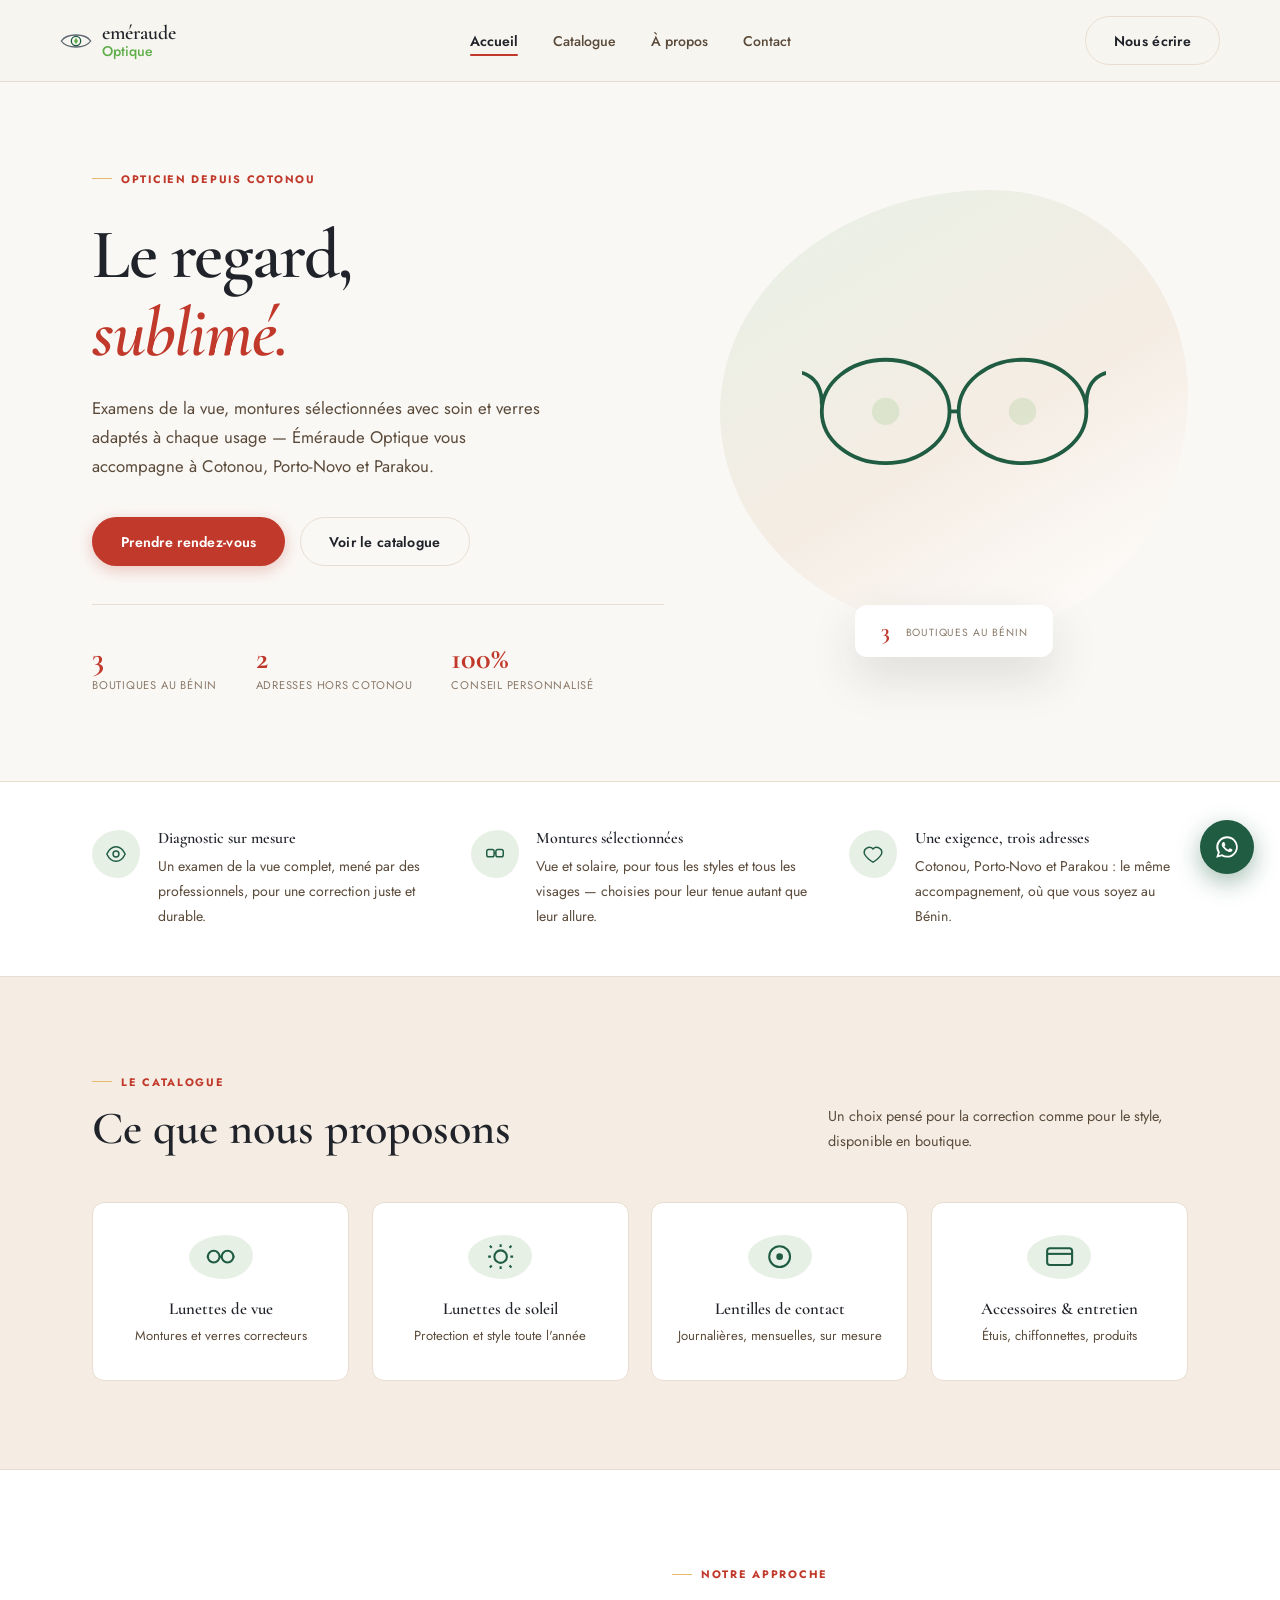
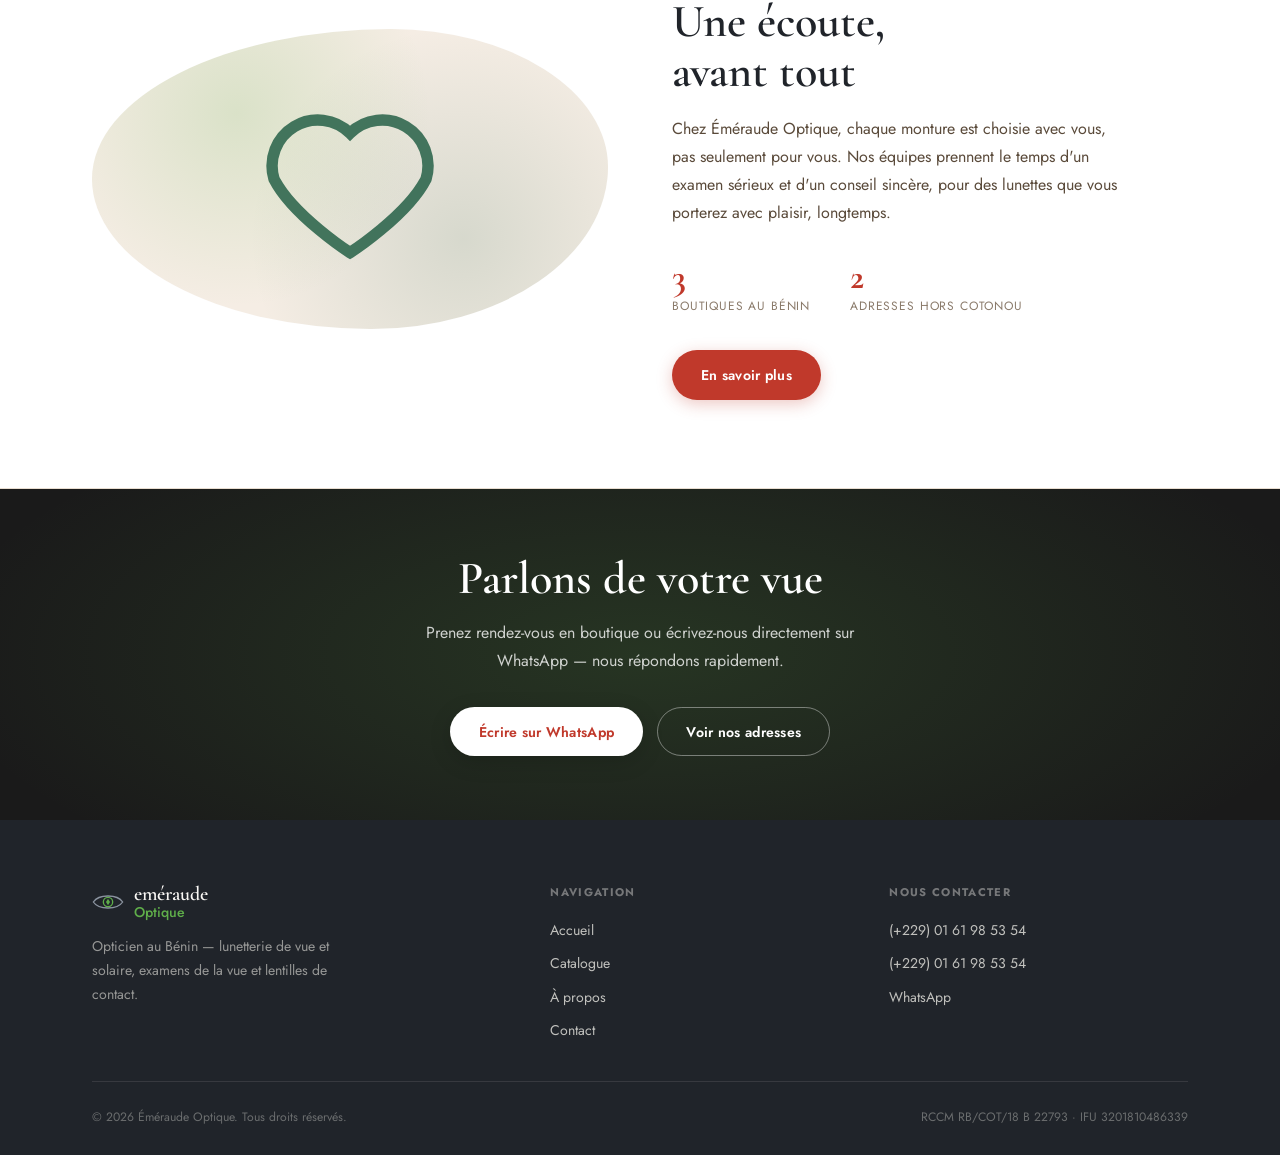
<file: index.html>
<!DOCTYPE html>
<html lang="fr">
<head>
<meta charset="UTF-8">
<meta name="viewport" content="width=device-width, initial-scale=1.0">
<title>Éméraude Optique — Opticien à Cotonou, Porto-Novo &amp; Parakou</title>
<meta name="description" content="Éméraude Optique : lunettes de vue et solaires sur mesure, examens de la vue et lentilles de contact dans nos boutiques de Cotonou, Porto-Novo et Parakou.">
<meta property="og:title" content="Éméraude Optique — Opticien au Bénin">
<meta property="og:description" content="Examens de la vue, montures sélectionnées et verres adaptés. Trois boutiques au Bénin.">
<meta property="og:type" content="website">
<link rel="preconnect" href="https://fonts.googleapis.com">
<link rel="preconnect" href="https://fonts.gstatic.com" crossorigin>
<link href="https://fonts.googleapis.com/css2?family=Cormorant+Garamond:ital,wght@0,500;0,600;1,500&family=Jost:wght@400;500;600;700&display=swap" rel="stylesheet">
  <link rel="icon" type="image/svg+xml" href="favicon.svg">
  <link rel="icon" type="image/x-icon" href="favicon.ico">
  <link rel="apple-touch-icon" href="apple-touch-icon.png">
  <link rel="stylesheet" href="styles.css">
</head>
<body>

<header class="entete">
  <div class="conteneur nav">
    <a href="index.html" class="marque">
      <svg class="marque-symbole" viewBox="0 0 48 32" fill="none">
        <path d="M2 16C10 4 38 4 46 16C38 28 10 28 2 16Z" stroke="#5B6570" stroke-width="2"/>
        <circle cx="24" cy="16" r="7" fill="none" stroke="#1F5C42" stroke-width="2"/>
        <path d="M24 11L27 16L24 21L21 16Z" fill="#5FAE4A"/>
      </svg>
      <span class="marque-texte">eméraude<span>Optique</span></span>
    </a>
    <nav>
      <ul class="nav-liens" id="navLiens">
        <li><a href="index.html" class="actif">Accueil</a></li>
        <li><a href="catalogue.html">Catalogue</a></li>
        <li><a href="apropos.html">À propos</a></li>
        <li><a href="contact.html">Contact</a></li>
      </ul>
    </nav>
    <div class="nav-actions">
      <a href="https://wa.me/2290161985354" class="btn btn-secondaire" target="_blank" rel="noopener">Nous écrire</a>
      <button class="nav-burger" id="navBurger" aria-label="Ouvrir le menu" aria-expanded="false">
        <span></span><span></span><span></span>
      </button>
    </div>
  </div>
</header>

<main>

  <!-- ===== HERO ===== -->
  <section class="hero" style="background: var(--ivoire);">
    <div class="conteneur hero-grille">
      <div>
        <span class="eyebrow">Opticien depuis Cotonou</span>
        <h1 class="hero-titre">Le regard,<br><em style="color:var(--corail)">sublimé.</em></h1>
        <p class="hero-texte">Examens de la vue, montures sélectionnées avec soin et verres adaptés à chaque usage — Éméraude Optique vous accompagne à Cotonou, Porto-Novo et Parakou.</p>
        <div class="hero-actions">
          <a href="contact.html" class="btn btn-primaire">Prendre rendez-vous</a>
          <a href="catalogue.html" class="btn btn-secondaire">Voir le catalogue</a>
        </div>
        <div class="hero-stats">
          <div class="hero-stat"><strong>3</strong><span>Boutiques au Bénin</span></div>
          <div class="hero-stat"><strong>2</strong><span>Adresses hors Cotonou</span></div>
          <div class="hero-stat"><strong>100%</strong><span>Conseil personnalisé</span></div>
        </div>
      </div>

      <div class="hero-visuel forme-verre" style="margin-bottom:2rem;">
        <svg viewBox="0 0 200 90" fill="none" xmlns="http://www.w3.org/2000/svg">
          <ellipse cx="55" cy="45" rx="42" ry="34" stroke="#1F5C42" stroke-width="2.5"/>
          <ellipse cx="145" cy="45" rx="42" ry="34" stroke="#1F5C42" stroke-width="2.5"/>
          <path d="M97 45H103" stroke="#1F5C42" stroke-width="2.5"/>
          <path d="M13 40C13 20 -3 16 -14 21" stroke="#1F5C42" stroke-width="2.5" stroke-linecap="round"/>
          <path d="M187 40C187 20 203 16 214 21" stroke="#1F5C42" stroke-width="2.5" stroke-linecap="round"/>
          <circle cx="55" cy="45" r="9" fill="rgba(95,174,74,.15)"/>
          <circle cx="145" cy="45" r="9" fill="rgba(95,174,74,.15)"/>
        </svg>
        <div class="hero-badge">
          <strong>3</strong>
          <span>Boutiques au Bénin</span>
        </div>
      </div>
    </div>
  </section>

  <!-- ===== VALEURS ===== -->
  <section class="valeurs">
    <div class="conteneur valeurs-grille">
      <div class="valeur">
        <div class="valeur-icone-wrap">
          <svg viewBox="0 0 24 24"><circle cx="12" cy="12" r="3.2"/><path d="M2 12C4.5 6.5 8 4 12 4s7.5 2.5 10 8c-2.5 5.5-6 8-10 8s-7.5-2.5-10-8Z"/></svg>
        </div>
        <div>
          <h3>Diagnostic sur mesure</h3>
          <p>Un examen de la vue complet, mené par des professionnels, pour une correction juste et durable.</p>
        </div>
      </div>
      <div class="valeur">
        <div class="valeur-icone-wrap">
          <svg viewBox="0 0 24 24"><rect x="3" y="7" width="8" height="8" rx="2"/><rect x="13" y="7" width="8" height="8" rx="2"/><path d="M11 11h2"/></svg>
        </div>
        <div>
          <h3>Montures sélectionnées</h3>
          <p>Vue et solaire, pour tous les styles et tous les visages — choisies pour leur tenue autant que leur allure.</p>
        </div>
      </div>
      <div class="valeur">
        <div class="valeur-icone-wrap">
          <svg viewBox="0 0 24 24"><path d="M12 21s-7-4.5-9.3-9A5.6 5.6 0 0 1 12 6.4 5.6 5.6 0 0 1 21.3 12C19 16.5 12 21 12 21Z"/></svg>
        </div>
        <div>
          <h3>Une exigence, trois adresses</h3>
          <p>Cotonou, Porto-Novo et Parakou : le même accompagnement, où que vous soyez au Bénin.</p>
        </div>
      </div>
    </div>
  </section>

  <!-- ===== CATALOGUE APERÇU ===== -->
  <section class="section section-ivoire-deep">
    <div class="conteneur">
      <div class="section-entete">
        <div>
          <span class="eyebrow">Le catalogue</span>
          <h2>Ce que nous proposons</h2>
        </div>
        <p>Un choix pensé pour la correction comme pour le style, disponible en boutique.</p>
      </div>
      <div class="categories-grille">
        <a href="catalogue.html#vue" class="carte-categorie">
          <div class="carte-categorie-icone">
            <svg viewBox="0 0 24 24"><circle cx="7" cy="12" r="4.2"/><circle cx="17" cy="12" r="4.2"/><path d="M11.2 12h1.6M2 12h.8M21 12h1"/></svg>
          </div>
          <h3>Lunettes de vue</h3>
          <p>Montures et verres correcteurs</p>
        </a>
        <a href="catalogue.html#soleil" class="carte-categorie">
          <div class="carte-categorie-icone">
            <svg viewBox="0 0 24 24"><circle cx="12" cy="12" r="4.5"/><path d="M12 3v2M12 19v2M4.2 4.2l1.4 1.4M18.4 18.4l1.4 1.4M3 12h2M19 12h2M4.2 19.8l1.4-1.4M18.4 5.6l1.4-1.4"/></svg>
          </div>
          <h3>Lunettes de soleil</h3>
          <p>Protection et style toute l'année</p>
        </a>
        <a href="catalogue.html#lentilles" class="carte-categorie">
          <div class="carte-categorie-icone">
            <svg viewBox="0 0 24 24"><circle cx="12" cy="12" r="7.5"/><circle cx="12" cy="12" r="2.4" fill="#1F5C42" stroke="none"/></svg>
          </div>
          <h3>Lentilles de contact</h3>
          <p>Journalières, mensuelles, sur mesure</p>
        </a>
        <a href="catalogue.html#accessoires" class="carte-categorie">
          <div class="carte-categorie-icone">
            <svg viewBox="0 0 24 24"><rect x="3" y="6" width="18" height="12" rx="2"/><path d="M3 10h18"/></svg>
          </div>
          <h3>Accessoires &amp; entretien</h3>
          <p>Étuis, chiffonnettes, produits</p>
        </a>
      </div>
    </div>
  </section>

  <!-- ===== APROPOS APERÇU ===== -->
  <section class="section section-blanche">
    <div class="conteneur duo">
      <div class="duo-visuel forme-verre panneau-visuel">
        <svg viewBox="0 0 24 24"><path d="M12 21s-7-4.5-9.3-9A5.6 5.6 0 0 1 12 6.4 5.6 5.6 0 0 1 21.3 12C19 16.5 12 21 12 21Z"/></svg>
      </div>
      <div>
        <span class="eyebrow">Notre approche</span>
        <h2>Une écoute,<br>avant tout</h2>
        <p style="margin-top:1.1rem; max-width:46ch;">Chez Éméraude Optique, chaque monture est choisie avec vous, pas seulement pour vous. Nos équipes prennent le temps d'un examen sérieux et d'un conseil sincère, pour des lunettes que vous porterez avec plaisir, longtemps.</p>
        <div class="stat-ligne">
          <div class="stat"><strong>3</strong><span>Boutiques au Bénin</span></div>
          <div class="stat"><strong>2</strong><span>Adresses hors Cotonou</span></div>
        </div>
        <div class="hero-actions">
          <a href="apropos.html" class="btn btn-primaire">En savoir plus</a>
        </div>
      </div>
    </div>
  </section>

  <!-- ===== CTA ===== -->
  <section class="cta-bande">
    <div class="conteneur">
      <h2>Parlons de votre vue</h2>
      <p>Prenez rendez-vous en boutique ou écrivez-nous directement sur WhatsApp — nous répondons rapidement.</p>
      <div class="hero-actions">
        <a href="https://wa.me/2290161985354" class="btn btn-primaire" target="_blank" rel="noopener">Écrire sur WhatsApp</a>
        <a href="contact.html" class="btn btn-secondaire">Voir nos adresses</a>
      </div>
    </div>
  </section>

</main>

<footer class="pied">
  <div class="conteneur">
    <div class="pied-grille">
      <div>
        <div class="pied-marque">
          <svg class="marque-symbole" viewBox="0 0 48 32" fill="none">
            <path d="M2 16C10 4 38 4 46 16C38 28 10 28 2 16Z" stroke="#8B94A0" stroke-width="2"/>
            <circle cx="24" cy="16" r="7" fill="none" stroke="#5FAE4A" stroke-width="2"/>
            <path d="M24 11L27 16L24 21L21 16Z" fill="#5FAE4A"/>
          </svg>
          <span class="marque-texte">eméraude<span>Optique</span></span>
        </div>
        <p>Opticien au Bénin — lunetterie de vue et solaire, examens de la vue et lentilles de contact.</p>
      </div>
      <div>
        <h4>Navigation</h4>
        <ul class="pied-liste">
          <li><a href="index.html">Accueil</a></li>
          <li><a href="catalogue.html">Catalogue</a></li>
          <li><a href="apropos.html">À propos</a></li>
          <li><a href="contact.html">Contact</a></li>
        </ul>
      </div>
      <div>
        <h4>Nous contacter</h4>
        <ul class="pied-liste">
          <li><a href="tel:+2290161985354">(+229) 01 61 98 53 54</a></li>
          <li><a href="tel:+22901619853">(+229) 01 61 98 53 54</a></li>
          <li><a href="https://wa.me/2290161985354" target="_blank" rel="noopener">WhatsApp</a></li>
        </ul>
      </div>
    </div>
    <div class="pied-bas">
      <span>© 2026 Éméraude Optique. Tous droits réservés.</span>
      <span>RCCM RB/COT/18 B 22793 · IFU 3201810486339</span>
    </div>
  </div>
</footer>

<a href="https://wa.me/2290161985354" class="wa-flottant" target="_blank" rel="noopener" aria-label="Écrire sur WhatsApp">
  <svg viewBox="0 0 24 24"><path d="M12.04 2C6.58 2 2.13 6.45 2.13 11.91c0 1.87.5 3.62 1.44 5.15L2 22l5.1-1.53a9.87 9.87 0 0 0 4.94 1.33h.01c5.46 0 9.9-4.45 9.9-9.91S17.5 2 12.04 2Zm0 18.06h-.01a8.13 8.13 0 0 1-4.15-1.14l-.3-.18-3.03.91.91-2.95-.2-.3a8.15 8.15 0 0 1-1.24-4.4c0-4.5 3.66-8.16 8.15-8.16 4.48 0 8.14 3.65 8.14 8.15 0 4.5-3.65 8.16-8.14 8.16Zm4.47-6.1c-.24-.12-1.44-.71-1.66-.79-.22-.08-.39-.12-.55.12-.16.24-.63.79-.77.95-.14.16-.28.18-.52.06-.24-.12-1.01-.37-1.92-1.19-.71-.63-1.19-1.42-1.33-1.66-.14-.24-.02-.37.1-.49.11-.11.24-.28.36-.42.12-.14.16-.24.24-.4.08-.16.04-.3-.02-.42-.06-.12-.55-1.33-.76-1.82-.2-.48-.4-.41-.55-.42h-.47c-.16 0-.42.06-.64.3-.22.24-.85.83-.85 2.03s.87 2.36.99 2.52c.12.16 1.71 2.61 4.14 3.66.58.25 1.03.4 1.38.51.58.18 1.11.16 1.53.1.47-.07 1.44-.59 1.64-1.15.2-.57.2-1.05.14-1.15-.06-.1-.22-.16-.46-.28Z"/></svg>
</a>

<script src="script.js"></script>
</body>
</html>
</file>
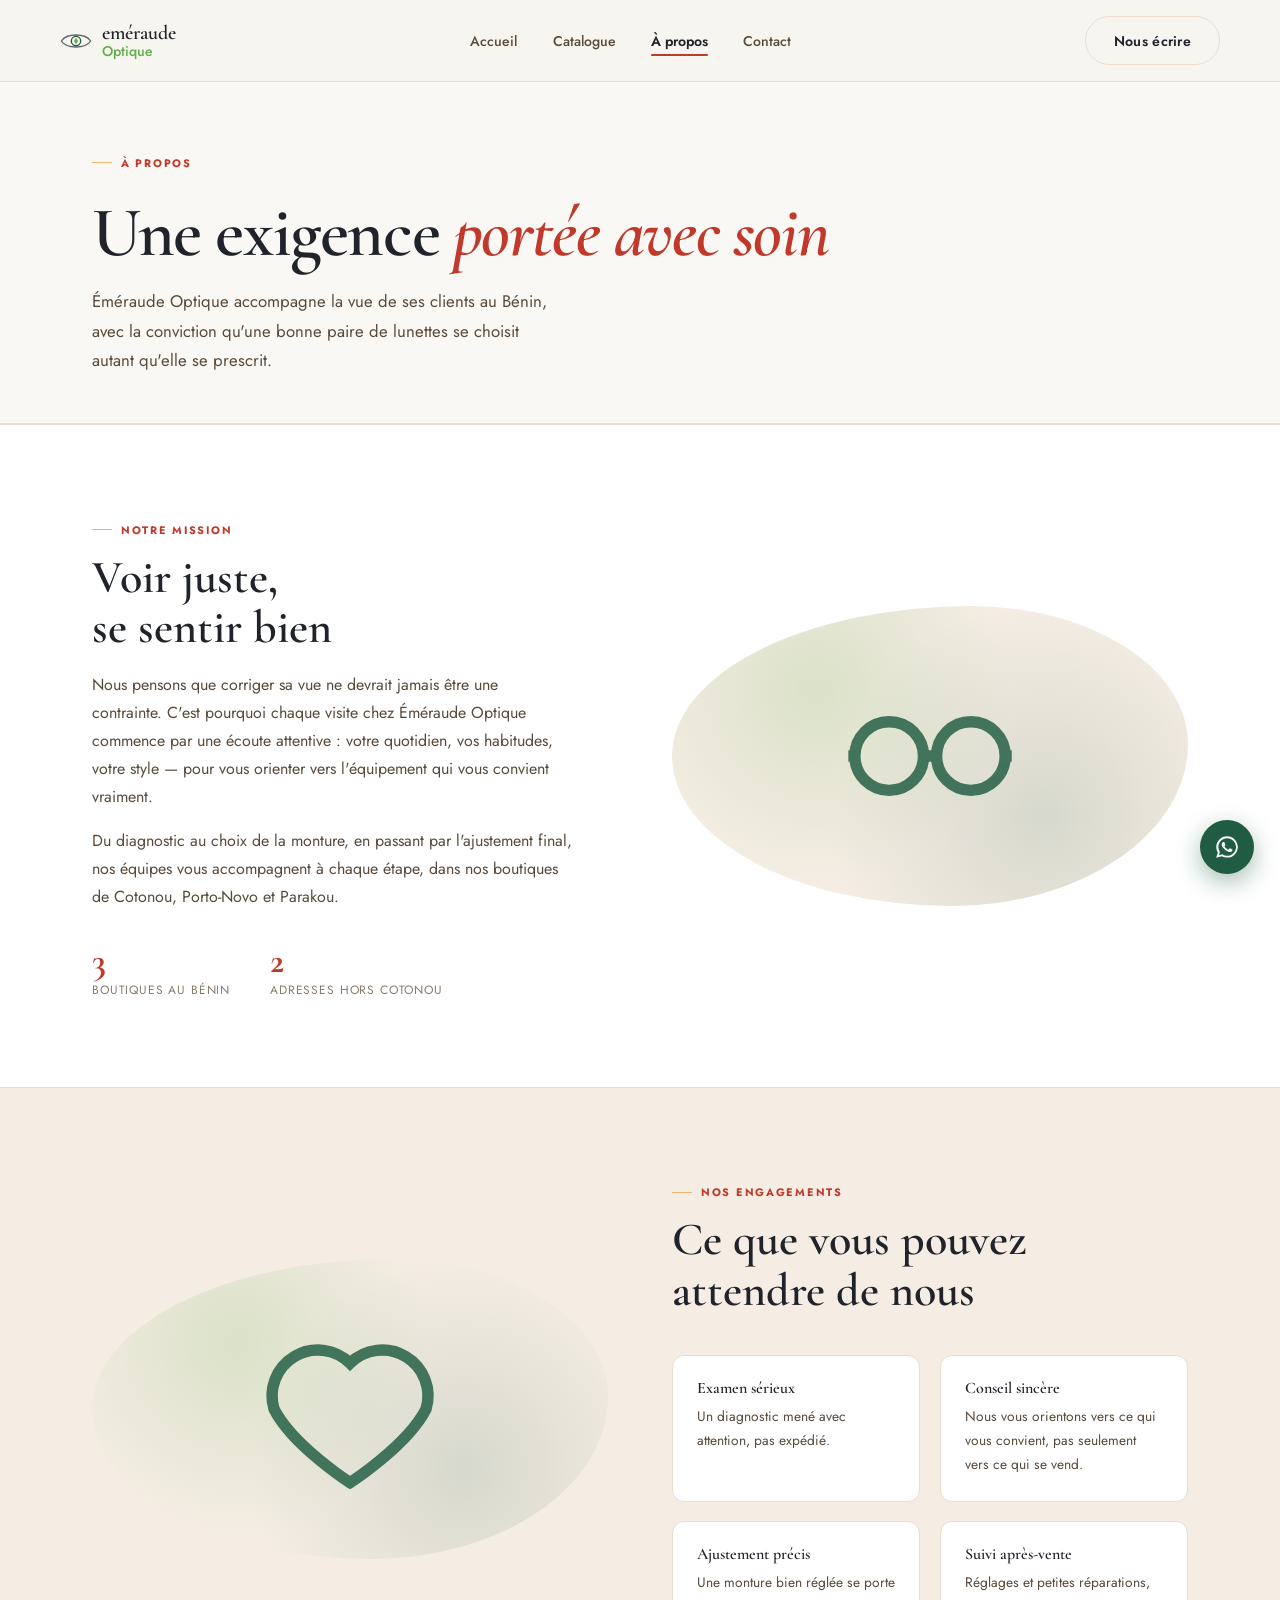
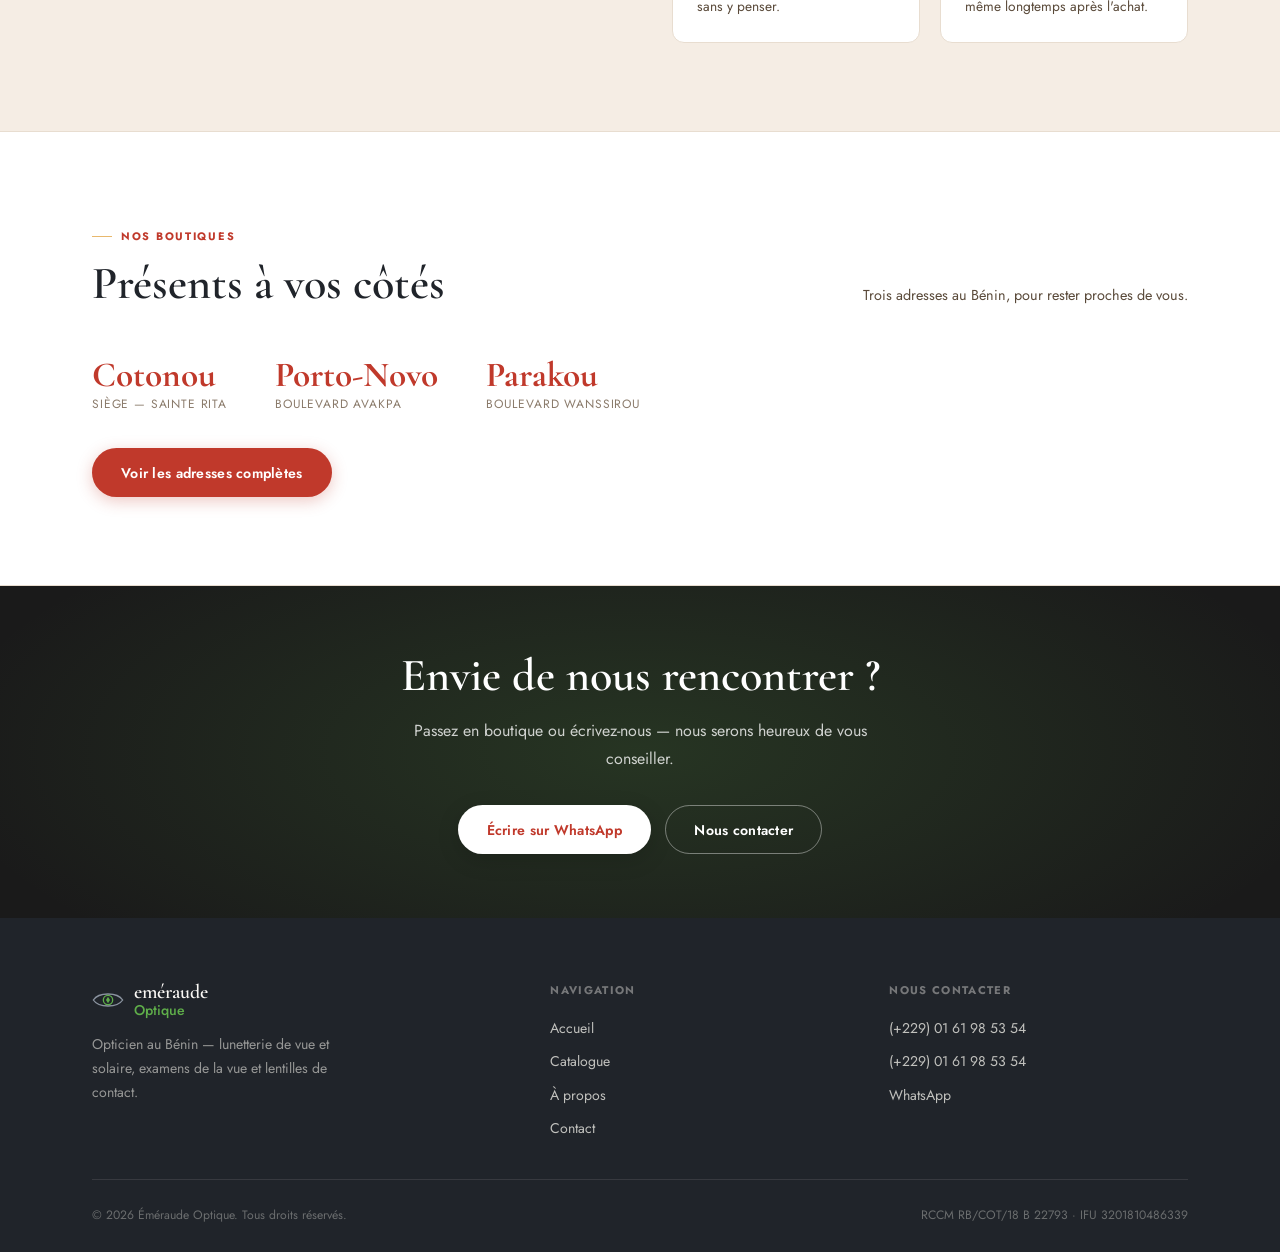
<file: apropos.html>
<!DOCTYPE html>
<html lang="fr">
<head>
<meta charset="UTF-8">
<meta name="viewport" content="width=device-width, initial-scale=1.0">
<title>À propos — Éméraude Optique</title>
<meta name="description" content="Éméraude Optique, opticien au Bénin : notre approche, nos engagements et nos boutiques de Cotonou, Porto-Novo et Parakou.">
<meta property="og:title" content="À propos — Éméraude Optique">
<meta property="og:type" content="website">
<link rel="preconnect" href="https://fonts.googleapis.com">
<link rel="preconnect" href="https://fonts.gstatic.com" crossorigin>
<link href="https://fonts.googleapis.com/css2?family=Cormorant+Garamond:ital,wght@0,500;0,600;1,500&family=Jost:wght@400;500;600;700&display=swap" rel="stylesheet">
  <link rel="icon" type="image/svg+xml" href="favicon.svg">
  <link rel="icon" type="image/x-icon" href="favicon.ico">
  <link rel="apple-touch-icon" href="apple-touch-icon.png">
  <link rel="stylesheet" href="styles.css">
</head>
<body>

<header class="entete">
  <div class="conteneur nav">
    <a href="index.html" class="marque">
      <svg class="marque-symbole" viewBox="0 0 48 32" fill="none">
        <path d="M2 16C10 4 38 4 46 16C38 28 10 28 2 16Z" stroke="#5B6570" stroke-width="2"/>
        <circle cx="24" cy="16" r="7" fill="none" stroke="#1F5C42" stroke-width="2"/>
        <path d="M24 11L27 16L24 21L21 16Z" fill="#5FAE4A"/>
      </svg>
      <span class="marque-texte">eméraude<span>Optique</span></span>
    </a>
    <nav>
      <ul class="nav-liens" id="navLiens">
        <li><a href="index.html">Accueil</a></li>
        <li><a href="catalogue.html">Catalogue</a></li>
        <li><a href="apropos.html" class="actif">À propos</a></li>
        <li><a href="contact.html">Contact</a></li>
      </ul>
    </nav>
    <div class="nav-actions">
      <a href="https://wa.me/2290161985354" class="btn btn-secondaire" target="_blank" rel="noopener">Nous écrire</a>
      <button class="nav-burger" id="navBurger" aria-label="Ouvrir le menu" aria-expanded="false">
        <span></span><span></span><span></span>
      </button>
    </div>
  </div>
</header>

<main>

  <!-- ===== PAGE HERO ===== -->
  <section class="page-hero" style="background:var(--ivoire);">
    <div class="conteneur">
      <span class="eyebrow">À propos</span>
      <h1 style="margin-top:.6rem;">Une exigence <em style="color:var(--corail)">portée avec soin</em></h1>
      <p class="hero-texte">Éméraude Optique accompagne la vue de ses clients au Bénin, avec la conviction qu'une bonne paire de lunettes se choisit autant qu'elle se prescrit.</p>
    </div>
  </section>

  <!-- ===== MISSION ===== -->
  <section class="section section-blanche">
    <div class="conteneur duo">
      <div>
        <span class="eyebrow">Notre mission</span>
        <h2>Voir juste,<br>se sentir bien</h2>
        <p style="margin-top:1.1rem; max-width:48ch;">Nous pensons que corriger sa vue ne devrait jamais être une contrainte. C'est pourquoi chaque visite chez Éméraude Optique commence par une écoute attentive : votre quotidien, vos habitudes, votre style — pour vous orienter vers l'équipement qui vous convient vraiment.</p>
        <p style="margin-top:1rem; max-width:48ch;">Du diagnostic au choix de la monture, en passant par l'ajustement final, nos équipes vous accompagnent à chaque étape, dans nos boutiques de Cotonou, Porto-Novo et Parakou.</p>
        <div class="stat-ligne">
          <div class="stat"><strong>3</strong><span>Boutiques au Bénin</span></div>
          <div class="stat"><strong>2</strong><span>Adresses hors Cotonou</span></div>
        </div>
      </div>
      <div class="forme-verre panneau-visuel">
        <svg viewBox="0 0 24 24"><circle cx="7" cy="12" r="4.2"/><circle cx="17" cy="12" r="4.2"/><path d="M11.2 12h1.6M2 12h.8M21 12h1"/></svg>
      </div>
    </div>
  </section>

  <!-- ===== ENGAGEMENTS ===== -->
  <section class="section section-ivoire-deep">
    <div class="conteneur duo duo-inverse">
      <div>
        <span class="eyebrow">Nos engagements</span>
        <h2>Ce que vous pouvez<br>attendre de nous</h2>
        <div class="engagements-grille">
          <div class="engagement">
            <h3>Examen sérieux</h3>
            <p>Un diagnostic mené avec attention, pas expédié.</p>
          </div>
          <div class="engagement">
            <h3>Conseil sincère</h3>
            <p>Nous vous orientons vers ce qui vous convient, pas seulement vers ce qui se vend.</p>
          </div>
          <div class="engagement">
            <h3>Ajustement précis</h3>
            <p>Une monture bien réglée se porte sans y penser.</p>
          </div>
          <div class="engagement">
            <h3>Suivi après-vente</h3>
            <p>Réglages et petites réparations, même longtemps après l'achat.</p>
          </div>
        </div>
      </div>
      <div class="duo-visuel forme-verre panneau-visuel">
        <svg viewBox="0 0 24 24"><path d="M12 21s-7-4.5-9.3-9A5.6 5.6 0 0 1 12 6.4 5.6 5.6 0 0 1 21.3 12C19 16.5 12 21 12 21Z"/></svg>
      </div>
    </div>
  </section>

  <!-- ===== BOUTIQUES ===== -->
  <section class="section section-blanche">
    <div class="conteneur">
      <div class="section-entete">
        <div>
          <span class="eyebrow">Nos boutiques</span>
          <h2>Présents à vos côtés</h2>
        </div>
        <p>Trois adresses au Bénin, pour rester proches de vous.</p>
      </div>
      <div class="stat-ligne" style="margin-top:0; gap:3rem;">
        <div class="stat"><strong>Cotonou</strong><span>Siège — Sainte Rita</span></div>
        <div class="stat"><strong>Porto-Novo</strong><span>Boulevard Avakpa</span></div>
        <div class="stat"><strong>Parakou</strong><span>Boulevard Wanssirou</span></div>
      </div>
      <div class="hero-actions" style="margin-top:2.2rem;">
        <a href="contact.html" class="btn btn-primaire">Voir les adresses complètes</a>
      </div>
    </div>
  </section>

  <!-- ===== CTA ===== -->
  <section class="cta-bande">
    <div class="conteneur">
      <h2>Envie de nous rencontrer ?</h2>
      <p>Passez en boutique ou écrivez-nous — nous serons heureux de vous conseiller.</p>
      <div class="hero-actions">
        <a href="https://wa.me/2290161985354" class="btn btn-primaire" target="_blank" rel="noopener">Écrire sur WhatsApp</a>
        <a href="contact.html" class="btn btn-secondaire">Nous contacter</a>
      </div>
    </div>
  </section>

</main>

<footer class="pied">
  <div class="conteneur">
    <div class="pied-grille">
      <div>
        <div class="pied-marque">
          <svg class="marque-symbole" viewBox="0 0 48 32" fill="none">
            <path d="M2 16C10 4 38 4 46 16C38 28 10 28 2 16Z" stroke="#8B94A0" stroke-width="2"/>
            <circle cx="24" cy="16" r="7" fill="none" stroke="#5FAE4A" stroke-width="2"/>
            <path d="M24 11L27 16L24 21L21 16Z" fill="#5FAE4A"/>
          </svg>
          <span class="marque-texte">eméraude<span>Optique</span></span>
        </div>
        <p>Opticien au Bénin — lunetterie de vue et solaire, examens de la vue et lentilles de contact.</p>
      </div>
      <div>
        <h4>Navigation</h4>
        <ul class="pied-liste">
          <li><a href="index.html">Accueil</a></li>
          <li><a href="catalogue.html">Catalogue</a></li>
          <li><a href="apropos.html">À propos</a></li>
          <li><a href="contact.html">Contact</a></li>
        </ul>
      </div>
      <div>
        <h4>Nous contacter</h4>
        <ul class="pied-liste">
          <li><a href="tel:+2290161985354">(+229) 01 61 98 53 54</a></li>
          <li><a href="tel:+22901619853">(+229) 01 61 98 53 54</a></li>
          <li><a href="https://wa.me/2290161985354" target="_blank" rel="noopener">WhatsApp</a></li>
        </ul>
      </div>
    </div>
    <div class="pied-bas">
      <span>© 2026 Éméraude Optique. Tous droits réservés.</span>
      <span>RCCM RB/COT/18 B 22793 · IFU 3201810486339</span>
    </div>
  </div>
</footer>

<a href="https://wa.me/2290161985354" class="wa-flottant" target="_blank" rel="noopener" aria-label="Écrire sur WhatsApp">
  <svg viewBox="0 0 24 24"><path d="M12.04 2C6.58 2 2.13 6.45 2.13 11.91c0 1.87.5 3.62 1.44 5.15L2 22l5.1-1.53a9.87 9.87 0 0 0 4.94 1.33h.01c5.46 0 9.9-4.45 9.9-9.91S17.5 2 12.04 2Zm0 18.06h-.01a8.13 8.13 0 0 1-4.15-1.14l-.3-.18-3.03.91.91-2.95-.2-.3a8.15 8.15 0 0 1-1.24-4.4c0-4.5 3.66-8.16 8.15-8.16 4.48 0 8.14 3.65 8.14 8.15 0 4.5-3.65 8.16-8.14 8.16Zm4.47-6.1c-.24-.12-1.44-.71-1.66-.79-.22-.08-.39-.12-.55.12-.16.24-.63.79-.77.95-.14.16-.28.18-.52.06-.24-.12-1.01-.37-1.92-1.19-.71-.63-1.19-1.42-1.33-1.66-.14-.24-.02-.37.1-.49.11-.11.24-.28.36-.42.12-.14.16-.24.24-.4.08-.16.04-.3-.02-.42-.06-.12-.55-1.33-.76-1.82-.2-.48-.4-.41-.55-.42h-.47c-.16 0-.42.06-.64.3-.22.24-.85.83-.85 2.03s.87 2.36.99 2.52c.12.16 1.71 2.61 4.14 3.66.58.25 1.03.4 1.38.51.58.18 1.11.16 1.53.1.47-.07 1.44-.59 1.64-1.15.2-.57.2-1.05.14-1.15-.06-.1-.22-.16-.46-.28Z"/></svg>
</a>

<script src="script.js"></script>
</body>
</html>
</file>
<file: styles.css>
/* ============================================================
   ÉMÉRAUDE OPTIQUE — styles.css (redesign 2026)
   ============================================================ */

:root {
  --ivoire:        #FAF8F5;
  --ivoire-deep:   #F5EDE4;
  --papier:        #FFFFFF;
  --encre:         #20242A;
  --ardoise:       #5A4A3A;
  --ardoise-clair: #8A7A6A;
  --emeraude:      #1F5C42;
  --emeraude-vif:  #5FAE4A;
  --emeraude-pale: #E7F0E5;
  --corail:        #C0392B;
  --corail-pale:   #FCE8E6;
  --corail-deep:   #962D22;
  --or:            #E8B86D;
  --ligne:         #E8DDD0;

  --font-display: 'Cormorant Garamond', Georgia, serif;
  --font-corps:   'Jost', sans-serif;

  --rayon:    6px;
  --rayon-lg: 12px;
  --rayon-xl: 20px;

  --ombre-sm: 0 2px 8px rgba(32,36,42,.06);
  --ombre-md: 0 8px 28px rgba(32,36,42,.09);
  --ombre-lg: 0 20px 48px rgba(32,36,42,.13);
}

/* ---------- Reset & base ---------- */

*, *::before, *::after { box-sizing: border-box; }
html { scroll-behavior: smooth; }

body {
  margin: 0;
  font-family: var(--font-corps);
  color: var(--encre);
  background: var(--ivoire);
  -webkit-font-smoothing: antialiased;
}

img, svg { max-width: 100%; display: block; }
a { color: inherit; }

/* ---------- Conteneur ---------- */

.conteneur {
  max-width: 1160px;
  margin: 0 auto;
  padding: 0 2rem;
}

/* ---------- Typographie ---------- */

h1, h2, h3 {
  font-family: var(--font-display);
  font-weight: 600;
  color: var(--encre);
  margin: 0;
  line-height: 1.1;
}

h1 { font-size: clamp(2.8rem, 5.5vw, 4.6rem); letter-spacing: -.02em; }
h2 { font-size: clamp(2rem, 3.6vw, 2.9rem); }
h3 { font-size: 1.2rem; font-weight: 600; }

p { line-height: 1.75; color: var(--ardoise); margin: 0; }

/* ---------- Eyebrow ---------- */

.eyebrow {
  display: inline-flex;
  align-items: center;
  gap: .55rem;
  font-family: var(--font-corps);
  font-size: .68rem;
  font-weight: 700;
  letter-spacing: .16em;
  text-transform: uppercase;
  color: var(--corail);
  margin-bottom: .85rem;
}
.eyebrow::before {
  content: "";
  width: 20px;
  height: 1px;
  background: var(--or);
  flex: none;
}

/* ---------- Séparateur "verre" ---------- */

.separateur-verre {
  width: 72px;
  height: 28px;
  border: 1.5px solid var(--emeraude);
  border-radius: 58% 42% 46% 54% / 50% 46% 54% 50%;
  margin: 1.6rem 0;
  position: relative;
}
.separateur-verre::after {
  content: "";
  position: absolute;
  inset: 38% 36%;
  background: var(--emeraude-vif);
  border-radius: 50%;
}

/* ---------- Motif "forme verre" ---------- */

.forme-verre {
  border-radius: 58% 42% 46% 54% / 50% 46% 54% 50%;
  overflow: hidden;
}

/* ---------- Boutons ---------- */

.btn {
  display: inline-flex;
  align-items: center;
  gap: .5rem;
  padding: .85rem 1.75rem;
  font-family: var(--font-corps);
  font-weight: 600;
  font-size: .88rem;
  letter-spacing: .02em;
  border-radius: 999px;
  border: 1.5px solid transparent;
  cursor: pointer;
  text-decoration: none;
  transition: transform .15s ease, background .2s ease, border-color .2s ease, color .2s ease, box-shadow .2s ease;
  white-space: nowrap;
}
.btn:active { transform: scale(.98); }

.btn-primaire {
  background: var(--corail);
  color: var(--papier);
  box-shadow: 0 4px 16px rgba(192,57,43,.28);
}
.btn-primaire:hover {
  background: var(--corail-deep);
  box-shadow: 0 6px 22px rgba(192,57,43,.38);
}

.btn-secondaire {
  background: transparent;
  color: var(--encre);
  border-color: var(--ligne);
}
.btn-secondaire:hover {
  border-color: var(--emeraude);
  color: var(--emeraude);
}

/* ---------- Header / navigation ---------- */

.entete {
  position: sticky;
  top: 0;
  z-index: 100;
  background: rgba(247, 245, 239, 0.94);
  backdrop-filter: blur(12px);
  border-bottom: 1px solid var(--ligne);
}

.nav {
  display: flex;
  align-items: center;
  justify-content: space-between;
  padding: 1rem 0;
}

.marque {
  display: flex;
  align-items: center;
  gap: .65rem;
  text-decoration: none;
}
.marque-symbole { width: 32px; height: 32px; flex: none; }
.marque-texte {
  font-family: var(--font-display);
  font-weight: 600;
  font-size: 1.25rem;
  color: var(--encre);
  line-height: 1;
}
.marque-texte span {
  color: var(--emeraude-vif);
  display: block;
  font-size: .88rem;
  margin-top: .05rem;
  font-family: var(--font-corps);
  font-weight: 500;
}

.nav-liens {
  display: flex;
  align-items: center;
  gap: 2.2rem;
  list-style: none;
  margin: 0;
  padding: 0;
}
.nav-liens a {
  text-decoration: none;
  font-size: .88rem;
  font-weight: 500;
  color: var(--ardoise);
  position: relative;
  padding-bottom: 3px;
  transition: color .15s;
}
.nav-liens a:hover { color: var(--encre); }
.nav-liens a.actif { color: var(--encre); font-weight: 600; }
.nav-liens a.actif::after {
  content: "";
  position: absolute;
  left: 0; right: 0; bottom: -2px;
  height: 2px;
  background: var(--corail);
  border-radius: 2px;
}

.nav-actions { display: flex; align-items: center; gap: .9rem; }

.nav-burger {
  display: none;
  flex-direction: column;
  gap: 5px;
  background: none;
  border: none;
  cursor: pointer;
  padding: .4rem;
}
.nav-burger span {
  width: 22px;
  height: 2px;
  background: var(--encre);
  border-radius: 2px;
  display: block;
  transition: transform .2s, opacity .2s;
}

/* ---------- Hero ---------- */

.hero { padding: 5rem 0 5.5rem; }

.hero-grille {
  display: grid;
  grid-template-columns: 1.1fr .9fr;
  gap: 3.5rem;
  align-items: center;
}

.hero-titre { margin-top: 1rem; }
.hero-titre em { font-style: italic; color: var(--emeraude); }

.hero-texte {
  margin-top: 1.4rem;
  font-size: 1.05rem;
  max-width: 46ch;
}

.hero-actions {
  display: flex;
  gap: .9rem;
  margin-top: 2.2rem;
  flex-wrap: wrap;
}

/* Bloc stats hero */
.hero-stats {
  display: flex;
  gap: 2.4rem;
  margin-top: 2.4rem;
  padding-top: 2.4rem;
  border-top: 1px solid var(--ligne);
  flex-wrap: wrap;
}
.hero-stat strong {
  display: block;
  font-family: var(--font-display);
  font-size: 1.9rem;
  color: var(--corail);
  line-height: 1;
}
.hero-stat span {
  font-size: .7rem;
  text-transform: uppercase;
  letter-spacing: .07em;
  color: var(--ardoise-clair);
  margin-top: .2rem;
  display: block;
}

/* Visuel hero */
.hero-visuel {
  aspect-ratio: 1 / .95;
  background: linear-gradient(150deg, var(--emeraude-pale) 0%, var(--ivoire-deep) 55%, var(--papier) 100%);
  display: flex;
  align-items: center;
  justify-content: center;
  position: relative;
  overflow: visible;
}
.hero-visuel svg { width: 65%; }

.hero-badge {
  position: absolute;
  bottom: -1.4rem;
  left: 50%;
  transform: translateX(-50%);
  background: var(--papier);
  border-radius: var(--rayon-lg);
  padding: .9rem 1.6rem;
  box-shadow: var(--ombre-lg);
  white-space: nowrap;
  display: flex;
  align-items: center;
  gap: 1rem;
}
.hero-badge strong {
  display: block;
  font-family: var(--font-display);
  font-size: 1.4rem;
  color: var(--corail);
  line-height: 1;
}
.hero-badge span {
  display: block;
  font-size: .65rem;
  text-transform: uppercase;
  letter-spacing: .08em;
  color: var(--ardoise-clair);
  margin-top: .2rem;
}

/* ---------- Bandeau valeurs ---------- */

.valeurs {
  padding: 3rem 0;
  background: var(--papier);
  border-top: 1px solid var(--ligne);
  border-bottom: 1px solid var(--ligne);
}

.valeurs-grille {
  display: grid;
  grid-template-columns: repeat(3, 1fr);
  gap: 2.5rem;
}

.valeur { display: flex; gap: 1.1rem; align-items: flex-start; }

.valeur-icone-wrap {
  width: 48px;
  height: 48px;
  flex: none;
  border-radius: 58% 42% 46% 54% / 50% 46% 54% 50%;
  background: var(--emeraude-pale);
  display: flex;
  align-items: center;
  justify-content: center;
}
.valeur-icone-wrap svg {
  width: 22px;
  height: 22px;
  stroke: var(--emeraude);
  fill: none;
  stroke-width: 1.6;
}

.valeur h3 { margin-bottom: .4rem; font-size: 1rem; }
.valeur p  { font-size: .88rem; }

/* ---------- Sections génériques ---------- */

.section { padding: 5.5rem 0; }
.section-ivoire   { background: var(--ivoire); }
.section-ivoire-deep { background: var(--ivoire-deep); }
.section-blanche  { background: var(--papier); border-top: 1px solid var(--ligne); border-bottom: 1px solid var(--ligne); }

.section-entete {
  display: flex;
  align-items: flex-end;
  justify-content: space-between;
  gap: 2rem;
  margin-bottom: 3rem;
  flex-wrap: wrap;
}
.section-entete p { max-width: 40ch; font-size: .9rem; }

/* ---------- Cartes catégories (catalogue aperçu) ---------- */

.categories-grille {
  display: grid;
  grid-template-columns: repeat(4, 1fr);
  gap: 1.4rem;
}

.carte-categorie {
  background: var(--papier);
  border: 1px solid var(--ligne);
  border-radius: var(--rayon-lg);
  padding: 2rem 1.5rem;
  text-decoration: none;
  display: block;
  transition: transform .18s, box-shadow .18s, border-color .18s;
}
.carte-categorie:hover {
  transform: translateY(-5px);
  box-shadow: var(--ombre-lg);
  border-color: var(--corail);
}

.carte-categorie-icone {
  width: 64px;
  height: 44px;
  border-radius: 58% 42% 46% 54% / 50% 46% 54% 50%;
  background: var(--emeraude-pale);
  display: flex;
  align-items: center;
  justify-content: center;
  margin: 0 auto 1.3rem;
}
.carte-categorie-icone svg {
  width: 52%;
  stroke: var(--emeraude);
  fill: none;
  stroke-width: 1.5;
}

.carte-categorie h3 { text-align: center; font-size: 1.05rem; }
.carte-categorie p  { text-align: center; font-size: .82rem; margin-top: .4rem; }

/* ---------- Produits (catalogue complet) ---------- */

.produits-grille {
  display: grid;
  grid-template-columns: repeat(3, 1fr);
  gap: 1.6rem;
  margin-top: 2.5rem;
}

.carte-produit {
  background: var(--papier);
  border: 1px solid var(--ligne);
  border-radius: var(--rayon-lg);
  overflow: hidden;
  transition: box-shadow .18s, border-color .18s;
}
.carte-produit:hover {
  box-shadow: var(--ombre-md);
  border-color: var(--corail);
}

.carte-produit-visuel {
  height: 170px;
  background:
    radial-gradient(circle at 25% 25%, rgba(95,174,74,.15), transparent 45%),
    radial-gradient(circle at 75% 70%, rgba(31,92,66,.13), transparent 50%),
    var(--ivoire-deep);
  display: flex;
  align-items: center;
  justify-content: center;
}
.carte-produit-visuel svg {
  width: 36%;
  stroke: var(--emeraude);
  fill: none;
  stroke-width: 1.4;
  opacity: .85;
}

.carte-produit-corps { padding: 1.4rem 1.5rem 1.7rem; }
.carte-produit h3 { font-size: 1.05rem; margin-bottom: .4rem; }
.carte-produit p  { font-size: .86rem; }
.carte-produit-tarif {
  display: inline-block;
  margin-top: .9rem;
  font-size: .72rem;
  font-weight: 700;
  letter-spacing: .06em;
  text-transform: uppercase;
  color: var(--corail);
  background: var(--corail-pale);
  padding: .25rem .7rem;
  border-radius: 999px;
}

/* Ancre sections catalogue */
.section-cat { scroll-margin-top: 90px; }
.section-cat + .section-cat { border-top: 1px solid var(--ligne); }

/* ---------- Bloc duo (texte + visuel) ---------- */

.duo {
  display: grid;
  grid-template-columns: 1fr 1fr;
  gap: 4rem;
  align-items: center;
}
.duo-inverse { direction: rtl; }
.duo-inverse > * { direction: ltr; }

.panneau-visuel {
  background:
    radial-gradient(circle at 28% 28%, rgba(95,174,74,.18), transparent 45%),
    radial-gradient(circle at 72% 70%, rgba(31,92,66,.14), transparent 50%),
    var(--ivoire-deep);
  display: flex;
  align-items: center;
  justify-content: center;
  min-height: 300px;
}
.panneau-visuel svg {
  width: 38%;
  stroke: var(--emeraude);
  fill: none;
  stroke-width: 1.4;
  opacity: .82;
}

/* ---------- Stats bloc ---------- */

.stat-ligne {
  display: flex;
  gap: 2.5rem;
  margin-top: 2rem;
  flex-wrap: wrap;
}
.stat strong {
  display: block;
  font-family: var(--font-display);
  font-size: 2.2rem;
  color: var(--corail);
  line-height: 1;
}
.stat span {
  font-size: .75rem;
  text-transform: uppercase;
  letter-spacing: .07em;
  color: var(--ardoise-clair);
  margin-top: .2rem;
  display: block;
}

/* ---------- Engagements (à propos) ---------- */

.engagements-grille {
  display: grid;
  grid-template-columns: repeat(2, 1fr);
  gap: 1.2rem;
  margin-top: 2.5rem;
}

.engagement {
  padding: 1.5rem;
  background: var(--papier);
  border-radius: var(--rayon-lg);
  border: 1px solid var(--ligne);
  transition: border-color .18s, box-shadow .18s;
}
.engagement:hover {
  border-color: var(--corail);
  box-shadow: var(--ombre-sm);
}
.engagement h3 { font-size: 1rem; margin-bottom: .4rem; }
.engagement p  { font-size: .86rem; }

/* ---------- Bande CTA ---------- */

.cta-bande {
  background: #1A1A1A;
  padding: 4rem 0;
  text-align: center;
  position: relative;
  overflow: hidden;
}
.cta-bande::before {
  content: "";
  position: absolute;
  inset: -40% -10%;
  background: radial-gradient(ellipse at 50% 50%, rgba(95,174,74,.18) 0%, transparent 65%);
  pointer-events: none;
}
.cta-bande h2 { color: var(--papier); position: relative; }
.cta-bande p {
  color: rgba(255,255,255,.78);
  margin: 1rem auto 0;
  max-width: 48ch;
  position: relative;
}
.cta-bande .hero-actions { justify-content: center; margin-top: 2rem; position: relative; }
.cta-bande .btn-primaire {
  background: var(--papier);
  color: var(--corail);
  box-shadow: 0 6px 22px rgba(0,0,0,.15);
}
.cta-bande .btn-primaire:hover { background: var(--ivoire); }
.cta-bande .btn-secondaire {
  border-color: rgba(255,255,255,.4);
  color: var(--papier);
}
.cta-bande .btn-secondaire:hover { border-color: var(--papier); }

/* ---------- Contact : adresses ---------- */

.adresses-grille {
  display: grid;
  grid-template-columns: repeat(3, 1fr);
  gap: 1.6rem;
}

.carte-adresse {
  background: var(--papier);
  border: 1px solid var(--ligne);
  border-radius: var(--rayon-lg);
  overflow: hidden;
  transition: box-shadow .18s;
}
.carte-adresse:hover { box-shadow: var(--ombre-md); }

.carte-adresse-carte {
  width: 100%;
  height: 170px;
  border: none;
  filter: grayscale(.3) contrast(1.02);
}

.carte-adresse-corps { padding: 1.5rem 1.5rem 1.8rem; }
.carte-adresse-ville {
  display: inline-block;
  font-size: .65rem;
  font-weight: 700;
  letter-spacing: .1em;
  text-transform: uppercase;
  color: var(--corail);
  background: var(--corail-pale);
  padding: .2rem .65rem;
  border-radius: 999px;
  margin-bottom: .7rem;
}
.carte-adresse h3 { margin-bottom: .5rem; font-size: 1.1rem; }
.carte-adresse p  { font-size: .87rem; }
.carte-adresse-tel {
  display: block;
  margin-top: .75rem;
  font-weight: 600;
  color: var(--encre);
  text-decoration: none;
  font-size: .9rem;
}
.carte-adresse-tel:hover { color: var(--emeraude); }

/* ---------- Formulaire contact ---------- */

.form-contact {
  background: var(--papier);
  border: 1px solid var(--ligne);
  border-radius: var(--rayon-lg);
  padding: 2.4rem;
}

.champ { margin-bottom: 1.25rem; }
.champ label {
  display: block;
  font-size: .78rem;
  font-weight: 600;
  color: var(--encre);
  margin-bottom: .4rem;
  letter-spacing: .02em;
}
.champ input,
.champ select,
.champ textarea {
  width: 100%;
  padding: .8rem 1rem;
  font-family: var(--font-corps);
  font-size: .9rem;
  color: var(--encre);
  background: var(--ivoire);
  border: 1.5px solid var(--ligne);
  border-radius: var(--rayon);
  transition: border-color .15s, box-shadow .15s;
}
.champ input:focus,
.champ select:focus,
.champ textarea:focus {
  outline: none;
  border-color: var(--corail);
  box-shadow: 0 0 0 3px rgba(95,174,74,.12);
}
.champ textarea { resize: vertical; min-height: 120px; }

.champ-ligne {
  display: grid;
  grid-template-columns: 1fr 1fr;
  gap: 1.25rem;
}

.form-note {
  font-size: .75rem;
  color: var(--ardoise-clair);
  margin-top: .8rem;
  line-height: 1.6;
}

/* ---------- Footer ---------- */

.pied {
  background: var(--encre);
  padding: 4rem 0 1.8rem;
}

.pied-grille {
  display: grid;
  grid-template-columns: 1.4fr 1fr 1fr;
  gap: 2.5rem;
  padding-bottom: 2.5rem;
  border-bottom: 1px solid rgba(247,245,239,.1);
}

.pied-marque {
  display: flex;
  align-items: center;
  gap: .6rem;
  margin-bottom: 1rem;
}
.pied-marque .marque-texte { color: var(--ivoire); }
.pied-marque .marque-texte span { color: var(--emeraude-vif); }

.pied p {
  color: rgba(247,245,239,.55);
  font-size: .88rem;
  max-width: 30ch;
  line-height: 1.7;
}

.pied h4 {
  font-family: var(--font-corps);
  font-size: .7rem;
  font-weight: 700;
  letter-spacing: .12em;
  text-transform: uppercase;
  color: rgba(247,245,239,.4);
  margin: 0 0 1.1rem;
}

.pied-liste {
  list-style: none;
  margin: 0;
  padding: 0;
  display: flex;
  flex-direction: column;
  gap: .65rem;
}
.pied-liste a {
  text-decoration: none;
  color: rgba(247,245,239,.75);
  font-size: .88rem;
  transition: color .15s;
}
.pied-liste a:hover { color: var(--emeraude-vif); }

.pied-bas {
  display: flex;
  justify-content: space-between;
  align-items: center;
  padding-top: 1.6rem;
  font-size: .76rem;
  color: rgba(247,245,239,.35);
  flex-wrap: wrap;
  gap: .5rem;
}

/* ---------- WhatsApp flottant ---------- */

.wa-flottant {
  position: fixed;
  bottom: 1.6rem;
  right: 1.6rem;
  width: 54px;
  height: 54px;
  border-radius: 50%;
  background: var(--emeraude);
  color: var(--papier);
  display: flex;
  align-items: center;
  justify-content: center;
  box-shadow: 0 8px 24px rgba(31,92,66,.4);
  z-index: 90;
  text-decoration: none;
  transition: transform .15s;
}
.wa-flottant:hover { transform: scale(1.08); }
.wa-flottant svg { width: 26px; height: 26px; fill: var(--papier); }

/* ---------- Page hero (intérieure) ---------- */

.page-hero {
  padding: 4rem 0 3rem;
  border-bottom: 1px solid var(--ligne);
}
.page-hero .hero-texte { margin-top: 1rem; }

/* ============================================================
   RESPONSIVE
   ============================================================ */

@media (max-width: 980px) {
  .hero-grille          { grid-template-columns: 1fr; }
  .hero-visuel          { order: -1; max-width: 420px; margin: 0 auto; }
  .valeurs-grille       { grid-template-columns: 1fr 1fr; }
  .categories-grille    { grid-template-columns: 1fr 1fr; }
  .adresses-grille      { grid-template-columns: 1fr; }
  .duo                  { grid-template-columns: 1fr; gap: 2.5rem; }
  .duo-inverse          { direction: ltr; }
  .duo-inverse .duo-visuel { order: -1; }
  .produits-grille      { grid-template-columns: 1fr 1fr; }
  .pied-grille          { grid-template-columns: 1fr 1fr; }
}

@media (max-width: 760px) {
  .nav-liens {
    position: fixed;
    top: 65px; left: 0; right: 0;
    background: var(--papier);
    flex-direction: column;
    align-items: flex-start;
    padding: 1.5rem 2rem;
    gap: 1.1rem;
    border-bottom: 1px solid var(--ligne);
    opacity: 0;
    transform: translateY(-8px);
    pointer-events: none;
    transition: opacity .18s, transform .18s;
    z-index: 99;
  }
  .nav-liens.ouvert {
    opacity: 1;
    transform: translateY(0);
    pointer-events: auto;
  }
  .nav-burger        { display: flex; }
  .nav-actions .btn-secondaire { display: none; }

  .valeurs-grille       { grid-template-columns: 1fr; }
  .categories-grille    { grid-template-columns: 1fr 1fr; }
  .produits-grille      { grid-template-columns: 1fr 1fr; }
  .engagements-grille   { grid-template-columns: 1fr; }
  .champ-ligne          { grid-template-columns: 1fr; }
  .section              { padding: 4rem 0; }
  .hero                 { padding: 3.2rem 0 3.8rem; }
  .pied-grille          { grid-template-columns: 1fr; }
  .cta-bande .hero-actions { flex-direction: column; align-items: stretch; }
  .section-entete       { flex-direction: column; align-items: flex-start; }
}

@media (max-width: 540px) {
  .conteneur         { padding: 0 1.25rem; }
  h1                 { font-size: 2.4rem; }
  .hero-actions      { flex-direction: column; align-items: stretch; }
  .categories-grille { grid-template-columns: 1fr; }
  .produits-grille   { grid-template-columns: 1fr; }
  .form-contact      { padding: 1.6rem; }
  .wa-flottant       { width: 50px; height: 50px; bottom: 1rem; right: 1rem; }
}
</file>
